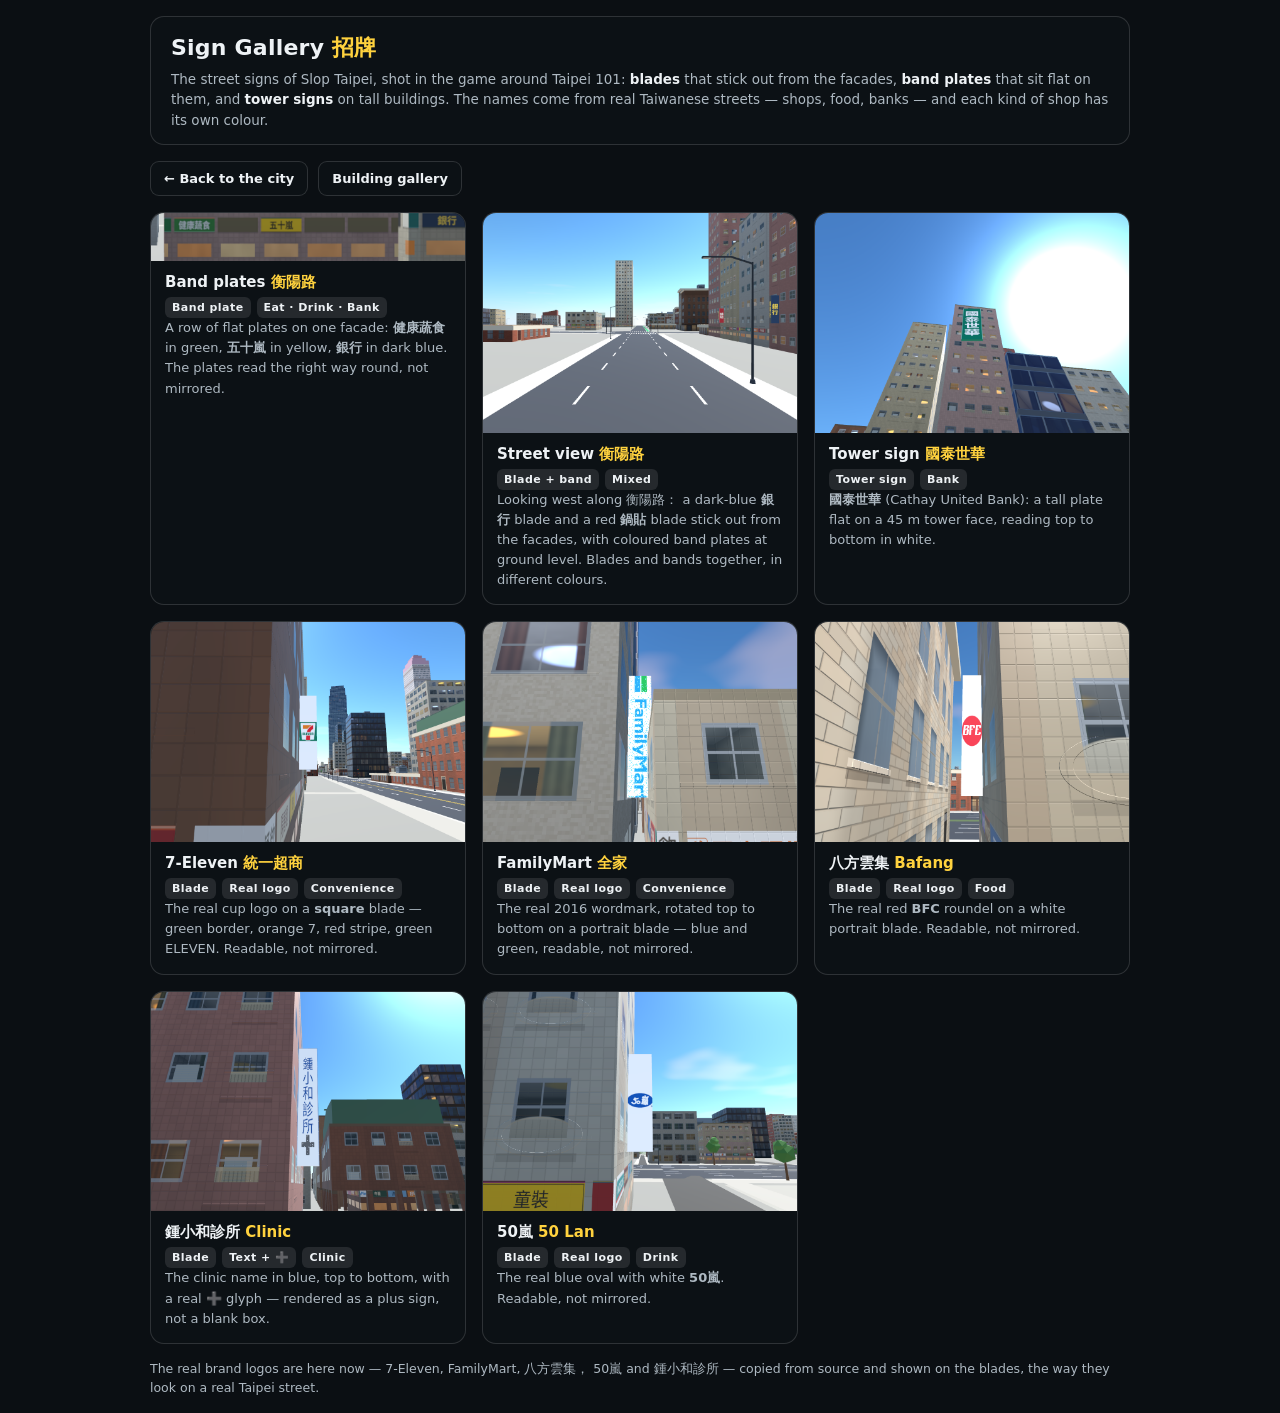
<file: signs.html>
<!DOCTYPE html>
<html lang="en">
<head>
  <meta charset="UTF-8" />
  <meta name="viewport" content="width=device-width, initial-scale=1.0, viewport-fit=cover" />
  <title>Slop Taipei — Sign Gallery</title>
  <link rel="icon" href="data:," />
  <meta name="description" content="The street signs of Slop Taipei: protruding blade signs, flat band plates and tower signs, shot in the game around Taipei 101." />
  <style>
    :root {
      --ink: #eef2f5;
      --ink-dim: #aeb9c2;
      --panel: rgba(13, 18, 23, 0.86);
      --panel-line: rgba(255, 255, 255, 0.14);
      --accent: #ffd23e;
    }
    * { box-sizing: border-box; }
    html, body { margin: 0; background: #0b0f13; }
    body {
      font-family: "Inter", system-ui, -apple-system, "Segoe UI", sans-serif;
      color: var(--ink);
      -webkit-font-smoothing: antialiased;
      padding: 16px;
    }
    main { max-width: 980px; margin: 0 auto; }
    header.brand {
      background: var(--panel);
      border: 1px solid var(--panel-line);
      border-radius: 14px;
      padding: 16px 20px 14px;
      margin-bottom: 16px;
    }
    header.brand h1 { margin: 0; font-size: 22px; font-weight: 800; letter-spacing: 0.01em; }
    header.brand h1 .zh { color: var(--accent); }
    header.brand p { margin: 6px 0 0; font-size: 13.5px; line-height: 1.5; color: var(--ink-dim); }
    header.brand p b { color: var(--ink); font-weight: 600; }
    nav.links { display: flex; gap: 10px; flex-wrap: wrap; margin-bottom: 16px; }
    nav.links a {
      color: var(--ink); text-decoration: none; font-size: 13px; font-weight: 600;
      background: var(--panel); border: 1px solid var(--panel-line);
      border-radius: 9px; padding: 9px 13px;
    }
    nav.links a:hover { color: var(--accent); }
    .grid { display: grid; grid-template-columns: repeat(auto-fit, minmax(300px, 1fr)); gap: 16px; }
    figure {
      margin: 0; background: var(--panel); border: 1px solid var(--panel-line);
      border-radius: 14px; overflow: hidden;
    }
    figure img { display: block; width: 100%; height: auto; }
    figcaption { padding: 12px 14px 14px; }
    figcaption h2 { margin: 0 0 5px; font-size: 15px; font-weight: 700; }
    figcaption h2 .zh { color: var(--accent); }
    figcaption p { margin: 0; font-size: 13px; line-height: 1.55; color: var(--ink-dim); }
    figcaption p .tag {
      display: inline-block; font-size: 11px; font-weight: 700; letter-spacing: 0.04em;
      color: var(--ink); background: rgba(255, 255, 255, 0.1);
      border-radius: 6px; padding: 2px 7px; margin-right: 6px;
    }
    footer { margin-top: 16px; font-size: 12.5px; line-height: 1.5; color: var(--ink-dim); }
  </style>
</head>
<body>
  <main>
    <header class="brand">
      <h1>Sign Gallery <span class="zh">招牌</span></h1>
      <p>The street signs of Slop Taipei, shot in the game around Taipei 101: <b>blades</b> that
      stick out from the facades, <b>band plates</b> that sit flat on them, and <b>tower signs</b>
      on tall buildings. The names come from real Taiwanese streets — shops, food, banks —
      and each kind of shop has its own colour.</p>
    </header>
    <nav class="links">
      <a href="index.html?city=taipei">&larr; Back to the city</a>
      <a href="buildings.html">Building gallery</a>
    </nav>
    <div class="grid">
      <figure>
        <img src="gallery/signs/bandrow-hengyang.png" alt="A row of band plates on a facade on Hengyang Road: green, yellow and dark-blue signs" />
        <figcaption>
          <h2>Band plates <span class="zh">衡陽路</span></h2>
          <p><span class="tag">Band plate</span><span class="tag">Eat · Drink · Bank</span></p>
          <p>A row of flat plates on one facade: <b>健康蔬食</b> in green, <b>五十嵐</b> in yellow,
          <b>銀行</b> in dark blue. The plates read the right way round, not mirrored.</p>
        </figcaption>
      </figure>
      <figure>
        <img src="gallery/signs/street-hengyang.png" alt="Looking west along Hengyang Road: blade signs sticking out from the facades and coloured band plates at ground level" />
        <figcaption>
          <h2>Street view <span class="zh">衡陽路</span></h2>
          <p><span class="tag">Blade + band</span><span class="tag">Mixed</span></p>
          <p>Looking west along 衡陽路： a dark-blue <b>銀行</b> blade and a red <b>鍋貼</b> blade stick
          out from the facades, with coloured band plates at ground level. Blades and bands
          together, in different colours.</p>
        </figcaption>
      </figure>
      <figure>
        <img src="gallery/signs/tower-cathay.png" alt="A tall green tower sign reading Cathay United Bank top to bottom on a tower face" />
        <figcaption>
          <h2>Tower sign <span class="zh">國泰世華</span></h2>
          <p><span class="tag">Tower sign</span><span class="tag">Bank</span></p>
          <p><b>國泰世華</b> (Cathay United Bank): a tall plate flat on a 45&nbsp;m tower face,
          reading top to bottom in white.</p>
        </figcaption>
      </figure>
      <figure>
        <img src="gallery/signs/logo-7eleven.png" alt="A square 7-Eleven blade sign with the real cup logo: green border, orange 7, red stripe, green ELEVEN" />
        <figcaption>
          <h2>7-Eleven <span class="zh">統一超商</span></h2>
          <p><span class="tag">Blade</span><span class="tag">Real logo</span><span class="tag">Convenience</span></p>
          <p>The real cup logo on a <b>square</b> blade — green border, orange 7, red stripe,
          green ELEVEN. Readable, not mirrored.</p>
        </figcaption>
      </figure>
      <figure>
        <img src="gallery/signs/logo-familymart.png" alt="A tall FamilyMart blade sign with the real blue and green wordmark reading top to bottom" />
        <figcaption>
          <h2>FamilyMart <span class="zh">全家</span></h2>
          <p><span class="tag">Blade</span><span class="tag">Real logo</span><span class="tag">Convenience</span></p>
          <p>The real 2016 wordmark, rotated top to bottom on a portrait blade — blue and
          green, readable, not mirrored.</p>
        </figcaption>
      </figure>
      <figure>
        <img src="gallery/signs/logo-bafang.png" alt="A white blade sign with the real red BFC roundel for Bafang Dumpling" />
        <figcaption>
          <h2>八方雲集 <span class="zh">Bafang</span></h2>
          <p><span class="tag">Blade</span><span class="tag">Real logo</span><span class="tag">Food</span></p>
          <p>The real red <b>BFC</b> roundel on a white portrait blade. Readable, not
          mirrored.</p>
        </figcaption>
      </figure>
      <figure>
        <img src="gallery/signs/logo-clinic.png" alt="A white blade sign with the blue clinic name Zhong Xiaohe Clinic and a dark plus sign" />
        <figcaption>
          <h2>鍾小和診所 <span class="zh">Clinic</span></h2>
          <p><span class="tag">Blade</span><span class="tag">Text + ➕</span><span class="tag">Clinic</span></p>
          <p>The clinic name in blue, top to bottom, with a real <b>➕</b> glyph — rendered as
          a plus sign, not a blank box.</p>
        </figcaption>
      </figure>
      <figure>
        <img src="gallery/signs/logo-50lan.png" alt="A white blade sign with the real blue oval 50 Lan logo in white" />
        <figcaption>
          <h2>50嵐 <span class="zh">50 Lan</span></h2>
          <p><span class="tag">Blade</span><span class="tag">Real logo</span><span class="tag">Drink</span></p>
          <p>The real blue oval with white <b>50嵐</b>. Readable, not mirrored.</p>
        </figcaption>
      </figure>
    </div>
    <footer>
      The real brand logos are here now — 7-Eleven, FamilyMart, 八方雲集， 50嵐 and
      鍾小和診所 — copied from source and shown on the blades, the way they look on a
      real Taipei street.
    </footer>
  </main>
</body>
</html>
</file>
